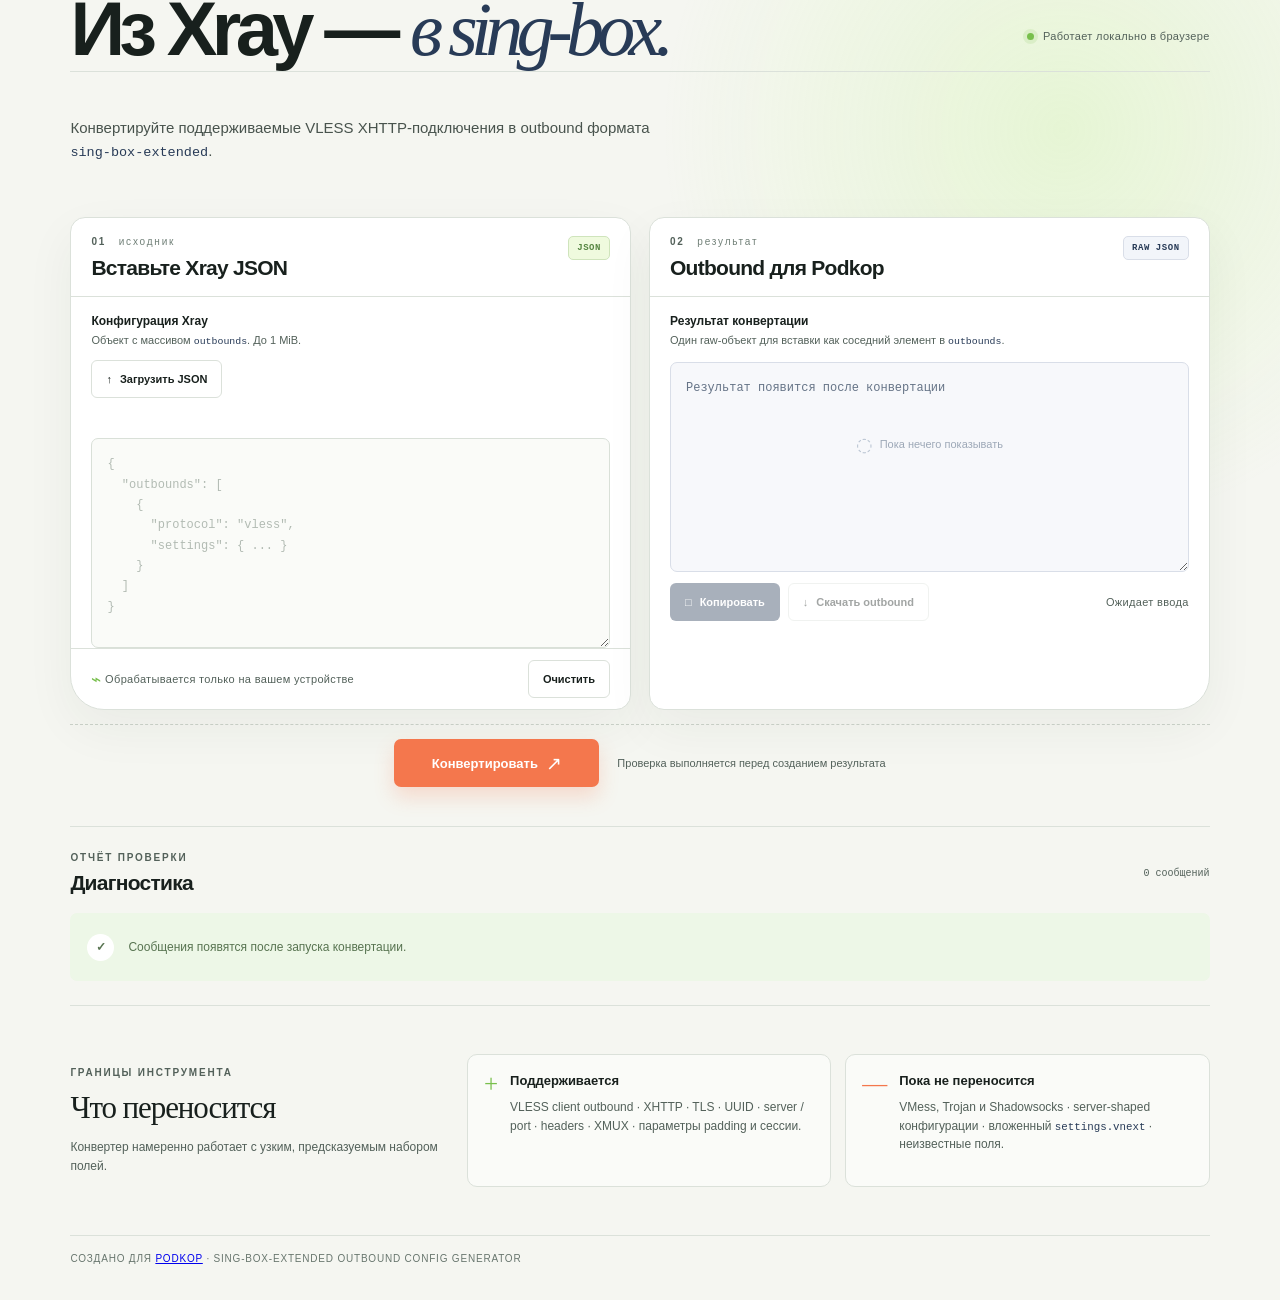
<file: docs/converter/index.html>
<!doctype html>
<html lang="ru">
<head>
  <meta charset="utf-8">
  <meta name="viewport" content="width=device-width, initial-scale=1">
  <meta name="description" content="Локальный конвертер Xray JSON в outbounds формата sing-box-extended.">
  <meta http-equiv="Content-Security-Policy" content="default-src 'none'; script-src 'self'; style-src 'self'; img-src 'self' data:; connect-src 'none'; object-src 'none'; base-uri 'none'; form-action 'none'">
  <meta name="referrer" content="no-referrer">
  <title>Deepwork / Xray → sing-box</title>
  <link rel="stylesheet" href="./styles.css">
</head>
<body>
  <div class="page-shell">
    <header class="site-header">
      <h1 id="page-title">Из Xray — <em>в sing-box.</em></h1>
      <div class="header-note"><span class="status-dot" aria-hidden="true"></span> Работает локально в браузере</div>
    </header>

    <main>
      <section class="hero" aria-labelledby="page-title">
        <p class="hero-copy">Конвертируйте поддерживаемые VLESS XHTTP-подключения в outbound формата <code>sing-box-extended</code>.</p>
      </section>

      <section class="workspace" aria-label="Конвертер конфигурации">
        <div class="panel input-panel">
          <div class="panel-heading">
            <div>
              <p class="panel-kicker">01 <span>исходник</span></p>
              <h2>Вставьте Xray JSON</h2>
            </div>
            <span class="format-badge">JSON</span>
          </div>
          <div class="field-wrap">
            <label for="xray-input">Конфигурация Xray</label>
            <p class="field-help" id="input-help">Объект с массивом <code>outbounds</code>. До 1&nbsp;MiB.</p>
            <div class="file-import">
              <label class="button button-ghost file-picker" for="xray-file"><span aria-hidden="true">↑</span> Загрузить JSON</label>
              <input class="visually-hidden" id="xray-file" type="file" accept=".json,application/json" aria-describedby="file-help">
              <p class="file-status" id="file-status" role="status" aria-live="polite"></p>
            </div>
            <textarea id="xray-input" name="xray-input" spellcheck="false" autocomplete="off" aria-describedby="input-help" placeholder="{
  &quot;outbounds&quot;: [
    {
      &quot;protocol&quot;: &quot;vless&quot;,
      &quot;settings&quot;: { ... }
    }
  ]
}"></textarea>
          </div>
          <div class="panel-footer input-footer">
            <span class="local-note"><span aria-hidden="true">⌁</span> Обрабатывается только на вашем устройстве</span>
            <button class="button button-ghost" id="clear-button" type="button">Очистить</button>
          </div>
        </div>

        <div class="convert-rail" aria-hidden="true"><span class="rail-line"></span><span class="arrow">↓</span></div>

        <div class="panel output-panel">
          <div class="panel-heading">
            <div>
              <p class="panel-kicker">02 <span>результат</span></p>
              <h2>Outbound для Podkop</h2>
            </div>
            <span class="format-badge format-output">RAW JSON</span>
          </div>
          <div class="field-wrap output-wrap">
            <label for="output-json">Результат конвертации</label>
            <p class="field-help" id="output-help">Один raw-объект для вставки как соседний элемент в <code>outbounds</code>.</p>
            <textarea id="output-json" name="output-json" readonly spellcheck="false" aria-describedby="output-help" placeholder="Результат появится после конвертации"></textarea>
            <div class="empty-state" id="empty-state"> <span class="empty-icon" aria-hidden="true">◌</span><span>Пока нечего показывать</span></div>
          </div>
          <div class="panel-footer output-footer">
            <div class="output-actions" aria-label="Действия с результатом">
              <button class="button button-primary" id="copy-button" type="button" disabled><span aria-hidden="true">□</span> Копировать</button>
              <button class="button button-ghost" id="download-button" type="button" disabled><span aria-hidden="true">↓</span> Скачать outbound</button>
            </div>
            <span class="output-meta" id="output-meta" role="status" aria-live="polite">Ожидает ввода</span>
          </div>
        </div>
      </section>

      <div class="convert-action">
        <button class="button button-convert" id="convert-button" type="button"><span>Конвертировать</span><span class="button-arrow" aria-hidden="true">↗</span></button>
        <p>Проверка выполняется перед созданием результата</p>
      </div>

      <section class="report" aria-labelledby="report-title">
        <div class="report-topline">
          <div><p class="panel-kicker">ОТЧЁТ ПРОВЕРКИ</p><h2 id="report-title">Диагностика</h2></div>
          <span class="report-count" id="diagnostic-count">0 сообщений</span>
        </div>
        <div class="diagnostics diagnostics-empty" id="diagnostics" role="status">
          <span class="report-icon" aria-hidden="true">✓</span>
          <p>Сообщения появятся после запуска конвертации.</p>
        </div>
        <div class="diagnostics diagnostics-error" id="error-state" role="alert" hidden>
          <span class="report-icon" aria-hidden="true">!</span>
          <p><strong>Экспорт не выполнен.</strong><br>Проверьте сообщения и исправьте исходный JSON.</p>
        </div>
        <div class="diagnostics diagnostics-success" id="success-state" hidden>
          <span class="report-icon" aria-hidden="true">✓</span>
          <p><strong>Готово.</strong><br>Один outbound подготовлен для вставки в Podkop.</p>
        </div>
      </section>

      <section class="scope-grid" aria-labelledby="scope-title">
        <div class="scope-intro"><p class="panel-kicker">ГРАНИЦЫ ИНСТРУМЕНТА</p><h2 id="scope-title">Что переносится</h2><p>Конвертер намеренно работает с узким, предсказуемым набором полей.</p></div>
        <div class="scope-card supported"><span class="scope-sign" aria-hidden="true">+</span><div><h3>Поддерживается</h3><p>VLESS client outbound · XHTTP · TLS · UUID · server / port · headers · XMUX · параметры padding и сессии.</p></div></div>
        <div class="scope-card deferred"><span class="scope-sign" aria-hidden="true">—</span><div><h3>Пока не переносится</h3><p>VMess, Trojan и Shadowsocks · server-shaped конфигурации · вложенный <code>settings.vnext</code> · неизвестные поля.</p></div></div>
      </section>
    </main>

    <footer class="site-footer"><span>Создано для <a href="https://github.com/itdoginfo/podkop" target="_blank">Podkop</a> · sing-box-extended outbound config generator </span></footer>
  </div>
  <script type="module" src="./app.js"></script>
</body>
</html>
</file>
<file: docs/converter/styles.css>
:root {
  --ink: #18201d;
  --muted: #53615a;
  --line: #dbe1da;
  --paper: #f5f6f1;
  --card: #ffffff;
  --mint: #b8f37b;
  --mint-deep: #78bf4c;
  --orange: #f4774d;
  --navy: #283b57;
  --mono: "SFMono-Regular", Consolas, "Liberation Mono", monospace;
  --display: Georgia, "Times New Roman", serif;
}

* { box-sizing: border-box; }
html { background: var(--paper); color: var(--ink); font-family: "Trebuchet MS", "Avenir Next", sans-serif; }
body { margin: 0; min-width: 320px; background: radial-gradient(circle at 83% 10%, rgba(184,243,123,.24), transparent 25rem), var(--paper); }
button, textarea { font: inherit; }
button { cursor: pointer; }
.page-shell { max-width: 1320px; margin: 0 auto; padding: 0 5.5vw 36px; }
.site-header { height: 72px; display: flex; align-items: center; justify-content: space-between; border-bottom: 1px solid var(--line); }
.brand { display: flex; align-items: center; gap: 11px; color: var(--ink); font-size: 13px; font-weight: 700; letter-spacing: .12em; text-transform: uppercase; text-decoration: none; }
.brand-mark { display: grid; place-items: center; width: 35px; height: 35px; border-radius: 50%; background: var(--ink); color: var(--mint); font-family: var(--display); font-size: 14px; font-style: italic; letter-spacing: -.12em; }
.brand-mark span { color: var(--orange); }
.header-note, .local-note, .output-meta { color: var(--muted); font-size: 11px; letter-spacing: .03em; }
.status-dot { display: inline-block; width: 7px; height: 7px; margin-right: 6px; border-radius: 50%; background: var(--mint-deep); box-shadow: 0 0 0 4px rgba(120,191,76,.14); }
.hero { padding: 45px 0 34px; max-width: 760px; overflow: visible; }
.eyebrow, .panel-kicker { margin: 0 0 13px; color: var(--orange); font-size: 10px; font-weight: 700; letter-spacing: .18em; }
.eyebrow span { margin-left: 18px; color: var(--muted); }
h1, h2, h3, p { margin-top: 0; }
h1 { margin-bottom: 17px; padding-top: .06em; font-size: clamp(52px, 6.4vw, 76px); line-height: .94; letter-spacing: -.075em; font-weight: 800; overflow: visible; }
h1 em { color: var(--navy); font-family: var(--display); font-weight: 400; letter-spacing: -.09em; }
.hero-copy { max-width: 590px; margin-bottom: 20px; color: #48534d; font-size: 15px; line-height: 1.5; }
.privacy-chip { display: inline-flex; align-items: center; gap: 7px; max-width: 100%; padding: 8px 11px 8px 8px; border: 1px solid #cfe4bc; border-radius: 999px; background: rgba(224,250,205,.65); color: #46623a; font-size: 10px; flex-wrap: wrap; }
.privacy-chip span:last-child { flex: 1 1 280px; color: #71836b; }
.lock-icon { display: grid; place-items: center; width: 21px; height: 21px; border-radius: 50%; background: var(--mint); color: #335629; font-size: 15px; }
.workspace { display: grid; grid-template-columns: 1fr 1fr; gap: 18px; align-items: stretch; }
.panel { border: 1px solid var(--line); background: var(--card); box-shadow: 0 18px 50px rgba(32,47,36,.055); }
.input-panel { border-radius: 15px 15px 15px 34px; }
.output-panel { border-radius: 15px 15px 34px 15px; }
.panel-heading { display: flex; align-items: flex-start; justify-content: space-between; padding: 18px 20px 16px; border-bottom: 1px solid var(--line); }
.panel-kicker { margin-bottom: 9px; color: var(--muted); font-size: 10px; }
.panel-kicker span { margin-left: 8px; color: #718078; font-weight: 400; }
h2 { margin-bottom: 0; font-size: 21px; letter-spacing: -.035em; }
.format-badge { padding: 6px 8px; border: 1px solid #cfe4bc; border-radius: 5px; background: #effade; color: #568642; font-family: var(--mono); font-size: 9px; font-weight: 700; letter-spacing: .06em; }
.format-output { border-color: #d9dee8; background: #f2f5fa; color: var(--navy); }
.field-wrap { position: relative; padding: 17px 20px 0; }
label { display: block; margin-bottom: 5px; color: var(--ink); font-size: 12px; font-weight: 700; }
.field-help { margin-bottom: 13px; color: var(--muted); font-size: 11px; line-height: 1.45; }
.file-import { display: flex; align-items: center; flex-wrap: wrap; gap: 8px 11px; margin: -2px 0 13px; }
.file-picker { min-height: 32px; padding: 0 11px; font-size: 10px; }
.file-help, .file-status { margin: 0; color: var(--muted); font-size: 10px; line-height: 1.4; }
.file-help { flex: 1 1 220px; }
.file-status { flex-basis: 100%; min-height: 14px; }
.file-status-success { color: #568642; }
.file-status-error { color: #a54c32; font-weight: 700; }
.visually-hidden { position: absolute; width: 1px; height: 1px; margin: -1px; padding: 0; overflow: hidden; clip: rect(0 0 0 0); white-space: nowrap; border: 0; }
.file-import:has(.visually-hidden:focus-visible) .file-picker { outline: 3px solid var(--orange); outline-offset: 3px; }
code { color: var(--navy); font-family: var(--mono); font-size: .9em; }
textarea { display: block; width: 100%; height: 210px; resize: vertical; border: 1px solid #d9e0d8; border-radius: 7px; outline: 0; background: #fafbf8; color: var(--ink); font-family: var(--mono); font-size: 12px; line-height: 1.7; padding: 15px; transition: border-color .2s, box-shadow .2s, background .2s; }
textarea::placeholder { color: #b2bbb3; }
textarea:focus { border-color: var(--mint-deep); background: #fff; box-shadow: 0 0 0 4px rgba(120,191,76,.18); }
.output-wrap textarea { border-color: #d9dee8; background: #f7f8fb; color: var(--navy); }
.output-wrap textarea::placeholder { color: #667487; opacity: 1; }
.empty-state { position: absolute; top: 136px; left: 0; right: 0; display: flex; align-items: center; justify-content: center; gap: 7px; color: #9da8b7; font-size: 11px; pointer-events: none; }
.empty-icon { color: #b9c4d2; font-size: 19px; }
.panel-footer { min-height: 60px; display: flex; align-items: center; justify-content: space-between; gap: 14px; padding: 11px 20px; }
.input-footer { border-top: 1px solid var(--line); }
.local-note span { color: var(--mint-deep); font-size: 17px; vertical-align: -2px; }
.convert-rail { display: none; }
.button { display: inline-flex; align-items: center; justify-content: center; gap: 8px; min-height: 38px; border: 1px solid transparent; border-radius: 6px; padding: 0 14px; font-size: 11px; font-weight: 700; transition: transform .2s, background .2s, border-color .2s; }
.button:hover:not(:disabled) { transform: translateY(-2px); }
.button:focus-visible { outline: 3px solid var(--orange); outline-offset: 3px; }
.button-ghost { border-color: var(--line); background: transparent; color: var(--ink); }
.button-ghost:hover:not(:disabled) { border-color: var(--ink); }
.button-primary { background: var(--navy); color: white; }
.button-primary:hover:not(:disabled) { background: #1d2e47; }
.button:disabled { cursor: not-allowed; opacity: .4; }
.output-actions { display: flex; gap: 8px; }
.convert-action { display: flex; align-items: center; justify-content: center; gap: 18px; margin: 14px 0 39px; padding-top: 14px; border-top: 1px dashed #cbd2c9; }
.button-convert { min-width: 205px; height: 48px; border-radius: 7px; background: var(--orange); color: white; font-size: 13px; box-shadow: 0 10px 20px rgba(244,119,77,.22); }
.button-convert:hover { background: #e6673d; }
.button-arrow { font-size: 19px; font-weight: 400; }
.convert-action p { margin: 0; color: var(--muted); font-size: 11px; }
.report { margin-bottom: 48px; border-top: 1px solid var(--line); border-bottom: 1px solid var(--line); }
.report-topline { display: flex; align-items: center; justify-content: space-between; padding: 25px 0 18px; }
.report-topline .panel-kicker { margin-bottom: 8px; }
.report-count { color: var(--muted); font-family: var(--mono); font-size: 10px; }
.diagnostics { min-height: 68px; display: flex; align-items: center; gap: 14px; margin-bottom: 24px; padding: 13px 17px; border-radius: 7px; background: #edf7e7; color: #587451; font-size: 12px; line-height: 1.4; }
.diagnostics p { margin: 0; }
.diagnostics-error { background: #fff0eb; color: #a54c32; }
.diagnostics-success { background: #edf7e7; color: #587451; }
.report-icon { display: grid; flex: 0 0 27px; place-items: center; width: 27px; height: 27px; border-radius: 50%; background: white; font-weight: 700; }
.diagnostics-list { display: flex; width: 100%; flex-direction: column; align-items: stretch; gap: 8px; }
.diagnostics:has(> .diagnostic-row) { flex-direction: column; align-items: stretch; }
.diagnostic-row { display: flex; align-items: flex-start; gap: 11px; width: 100%; min-width: 0; padding: 11px 12px; border: 1px solid transparent; border-radius: 6px; line-height: 1.45; overflow-wrap: anywhere; }
.diagnostic-row::before { display: grid; flex: 0 0 22px; place-items: center; width: 22px; height: 22px; border-radius: 50%; font-size: 12px; font-weight: 700; }
.diagnostic-fatal { border-color: #efc3b7; background: #fff0eb; color: #8f3927; }
.diagnostic-fatal::before { content: "!"; background: #f4774d; color: #fff; }
.diagnostic-warning { border-color: #e7d6a9; background: #fff9e8; color: #735c20; }
.diagnostic-warning::before { content: "~"; background: #e6b84e; color: #fff; }
.diagnostic-row strong { color: inherit; }
.scope-grid { display: grid; grid-template-columns: 1.05fr 1fr 1fr; gap: 14px; margin-bottom: 48px; }
.scope-intro { padding: 13px 8px 0 0; }
.scope-intro .panel-kicker { margin-bottom: 12px; }
.scope-intro h2 { margin-bottom: 12px; font-family: var(--display); font-size: 31px; font-weight: 400; }
.scope-intro p:last-child, .scope-card p { color: var(--muted); font-size: 12px; line-height: 1.55; }
.scope-card { display: flex; gap: 12px; min-height: 112px; padding: 16px; border: 1px solid var(--line); border-radius: 10px; background: rgba(255,255,255,.46); }
.scope-card h3 { margin: 2px 0 10px; font-size: 13px; }
.scope-card p { margin-bottom: 0; }
.scope-sign { color: var(--mint-deep); font-family: var(--display); font-size: 25px; line-height: 1; }
.deferred .scope-sign { color: var(--orange); }
.site-footer { display: flex; justify-content: space-between; padding-top: 17px; border-top: 1px solid var(--line); color: #68766e; font-size: 10px; letter-spacing: .08em; text-transform: uppercase; }
[hidden] { display: none !important; }

@media (max-width: 800px) {
  .page-shell { padding: 0 20px 28px; }
  .site-header { height: 72px; }
  .hero { padding: 36px 0 28px; }
  .workspace { display: block; }
  .output-panel { margin-top: 12px; }
  .scope-grid { grid-template-columns: 1fr 1fr; }
  .scope-intro { grid-column: 1 / -1; }
}
@media (max-width: 520px) {
  .header-note { display: none; }
  .hero { padding-top: 30px; }
  h1 { font-size: 52px; }
  .hero-copy { font-size: 14px; }
  .privacy-chip { align-items: flex-start; border-radius: 10px; flex-wrap: wrap; }
  .privacy-chip span:last-child { margin-left: 32px; margin-top: -5px; }
  .panel-heading, .field-wrap { padding-left: 18px; padding-right: 18px; }
  .panel-footer { padding-left: 18px; padding-right: 18px; }
  textarea { height: 210px; }
  .empty-state { top: 136px; }
  .convert-action { align-items: stretch; flex-direction: column; gap: 8px; margin: 12px 0 34px; }
  .button-convert { width: 100%; }
  .output-actions { width: 100%; flex-wrap: wrap; }
  .output-actions .button { flex: 1; }
  .output-footer { align-items: flex-start; flex-direction: column; }
  .scope-grid { display: block; }
  .scope-intro { margin-bottom: 22px; }
  .scope-card { margin-bottom: 12px; }
  .site-footer { gap: 12px; flex-direction: column; }
}
@media (prefers-reduced-motion: reduce) { *, *::before, *::after { scroll-behavior: auto !important; transition-duration: .01ms !important; animation-duration: .01ms !important; } }
</file>
